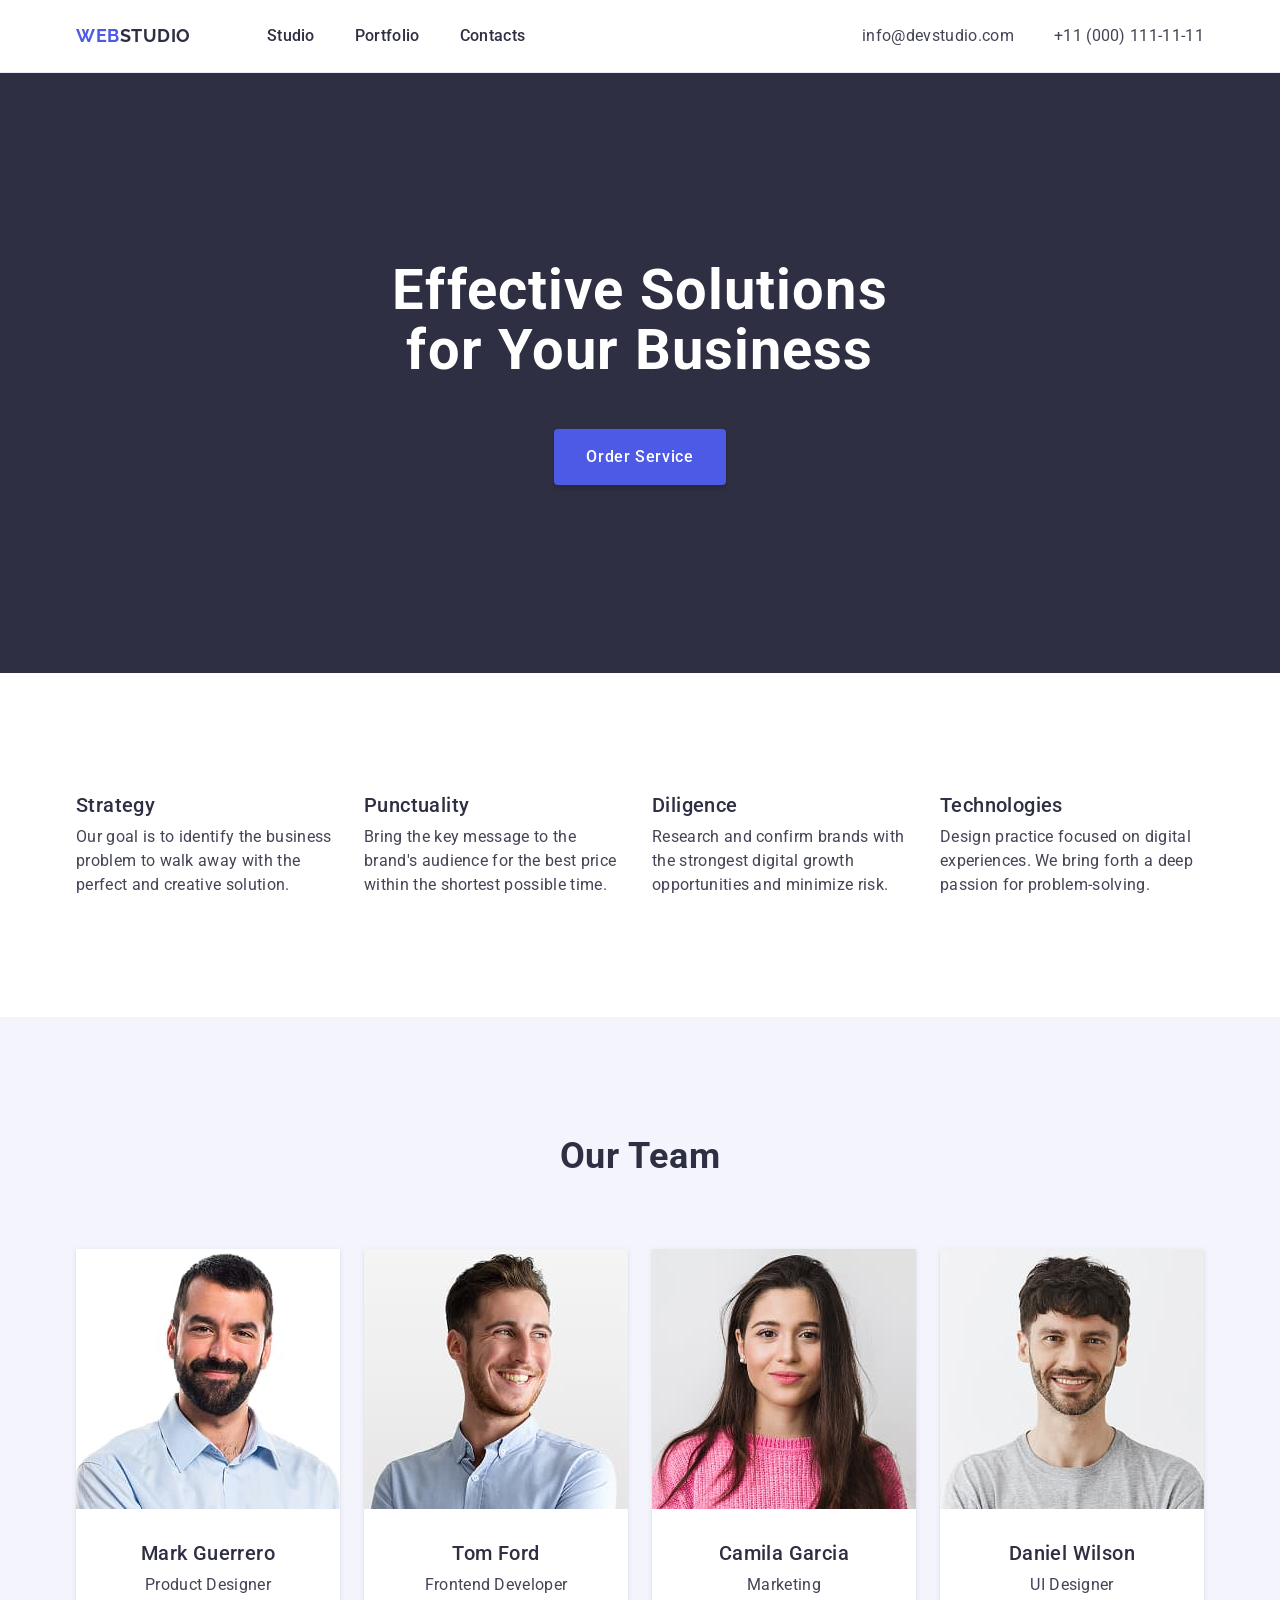
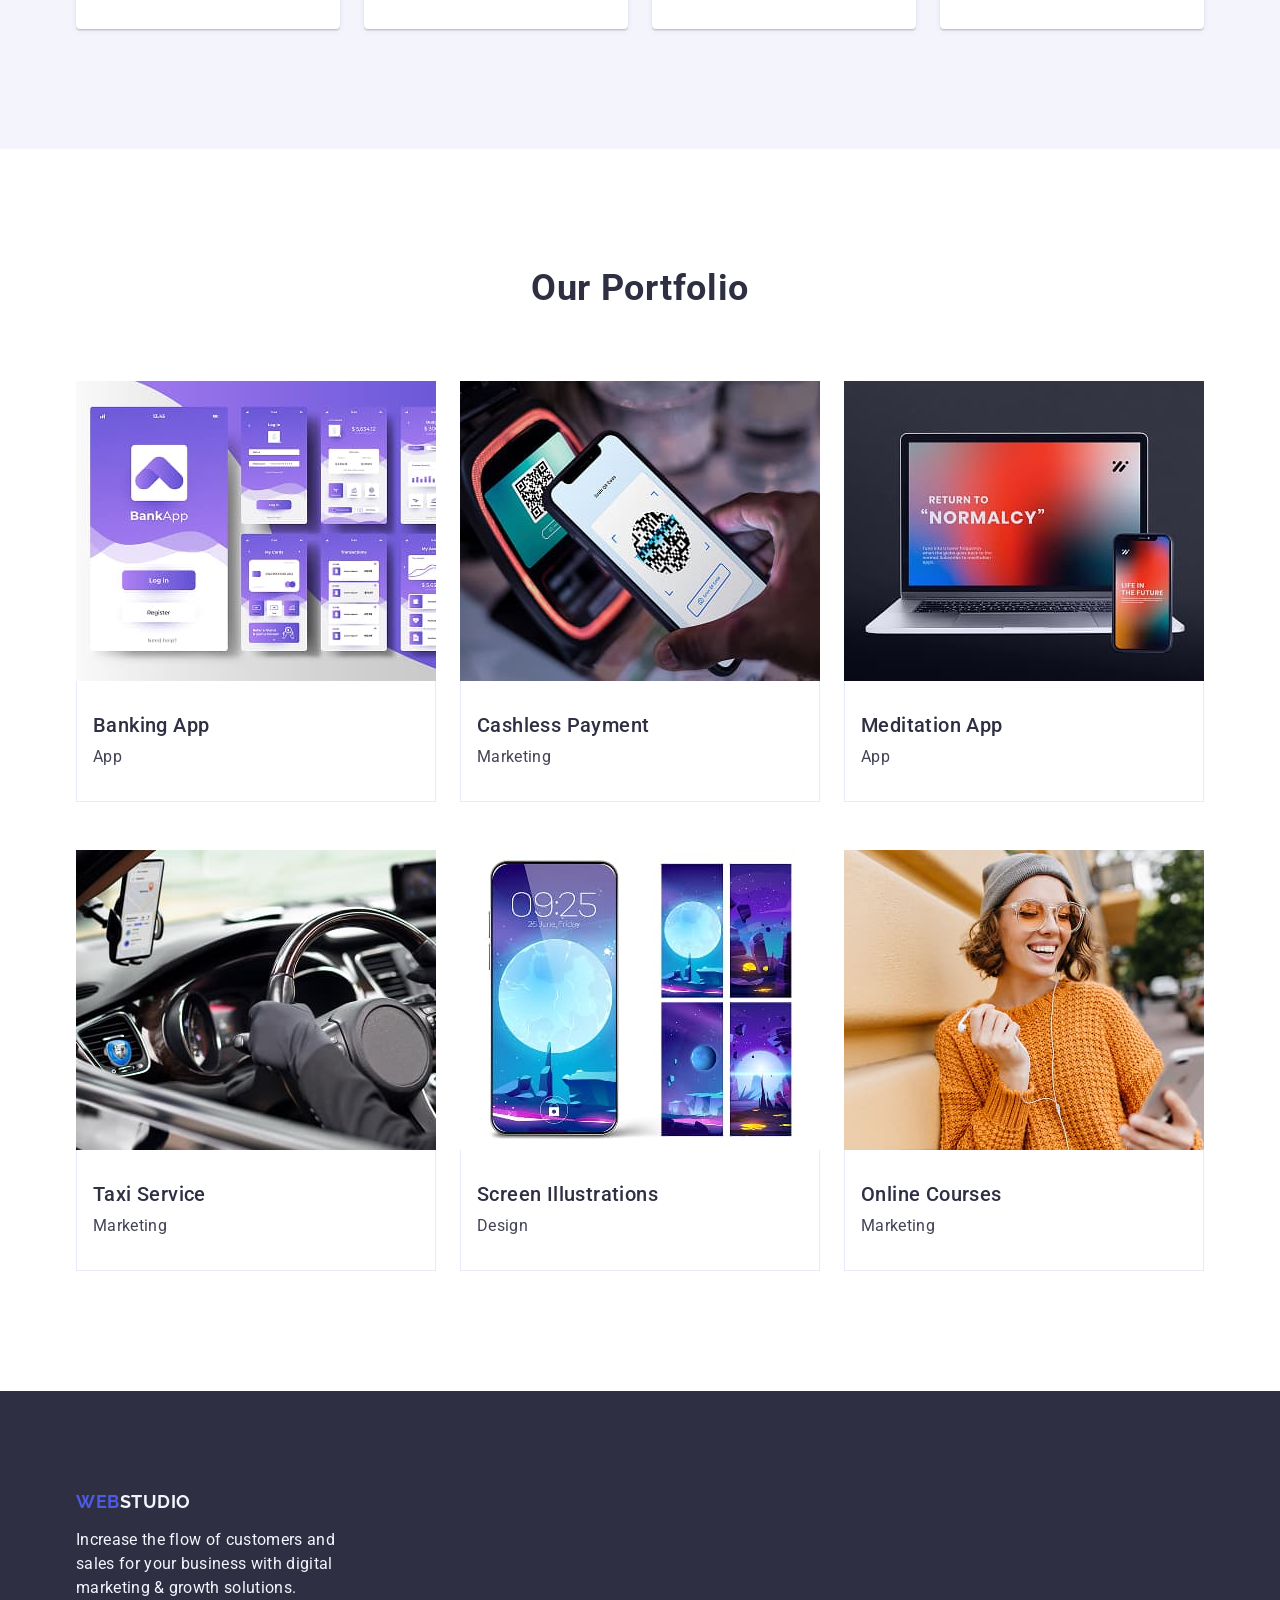
<file: index.html>
<!DOCTYPE html>
<html lang="en">
<head>
    <meta charset="UTF-8">
    <meta name="viewport" content="width=device-width, initial-scale=1.0">
    <link rel="preconnect" href="https://fonts.googleapis.com">
    <link rel="preconnect" href="https://fonts.gstatic.com" crossorigin>
    <link href="https://fonts.googleapis.com/css2?family=Raleway:wght@700&family=Roboto:wght@100..900&display=swap" rel="stylesheet">
    <link rel="stylesheet" href="https://cdnjs.cloudflare.com/ajax/libs/modern-normalize/1.1.0/modern-normalize.min.css">
    <link rel="stylesheet" href="./css/styles.css">
    <title>Homework #1</title>
</head>
<body>

    <header class="header">
        <div class="container">
            <nav class="header-nav">
                <a href="./index.html" class="logo">Web<span class="logo-span">Studio</span></a>
                <ul class="header-nav-list list">
                    <li class="list-item"><a href="./index.html" class="link">Studio</a></li>
                    <li class="list-item"><a href="" class="link">Portfolio</a></li>
                    <li class="list-item"><a href="" class="link">Contacts</a></li>
                </ul>
            </nav>
            <address class="header-address">
                <ul class="header-address-list list">
                    <li class="list-item"><a href="mailto:info@devstudio.com" class="link">info@devstudio.com</a></li>
                    <li class="list-item"><a href="tel:+110001111111" class="link">+11 (000) 111-11-11</a></li>
                </ul>
            </address>
        </div>
    </header>


    <main>

        <section class="order-section">
            <div class="container">
                <h1 class="main-title">Effective Solutions for Your Business</h1>
                <button type="button" class="button">Order Service</button>
            </div>
        </section>

        <section class="values-section">
            <div class="container">
                <!-- will be hidden later -->
                <h2 class="section-title visually-hidden">Our Values</h2>
                <ul class="values-section-list list">
                    <li class="list-item">
                        <h3 class="sub-title">Strategy</h3>
                        <p class="text">Our goal is to identify the business problem to walk away with the perfect and creative solution.</p>
                    </li>
                    <li class="list-item">
                        <h3 class="sub-title">Punctuality</h3>
                        <p class="text">Bring the key message to the brand's audience for the best price within the shortest possible time.</p>
                    </li>
                    <li class="list-item">
                        <h3 class="sub-title">Diligence</h3>
                        <p class="text">Research and confirm brands with the strongest digital growth opportunities and minimize risk.</p>
                    </li>
                    <li class="list-item">
                        <h3 class="sub-title">Technologies</h3>
                        <p class="text">Design practice focused on digital experiences. We bring forth a deep passion for problem-solving.</p>
                    </li>
                </ul>
            </div>
        </section>

        <section class="team-section">
            <div class="container">
                <h2 class="section-title">Our Team</h2>
                <ul class="team-section-list list">
                    <li class="list-item">
                        <img src="./images/mark-guerrero.jpg" alt="Mark Guerrero, Product Designer of the team" width="264">
                        <div class="team-card-content">
                            <h3 class="sub-title">Mark Guerrero</h3>
                            <p class="text">Product Designer</p>
                        </div>
                    </li>
                    <li class="list-item">
                        <img src="./images/tom-ford.jpg" alt="Tom Ford, Frontend Developer, smiling" width="264">
                        <div class="team-card-content">
                            <h3 class="sub-title">Tom Ford</h3>
                            <p class="text">Frontend Developer</p>
                        </div>
                    </li>
                    <li class="list-item">
                        <img src="./images/camila-garcia.jpg" alt="Camila Garcia, Marketing Specialist, wearing a pink sweater" width="264">
                        <div class="team-card-content">
                            <h3 class="sub-title">Camila Garcia</h3>
                            <p class="text">Marketing</p>
                        </div>
                    </li>
                    <li class="list-item">
                        <img src="./images/daniel-wilson.jpg" alt="Daniel Wilson, UI Designer, with short hair and a beard" width="264">
                        <div class="team-card-content">
                            <h3 class="sub-title">Daniel Wilson</h3>
                            <p class="text">UI Designer</p>
                        </div>
                    </li>
                </ul>
            </div>
        </section>

        <section class="portfolio-section">
            <div class="container">
                <h2 class="section-title">Our Portfolio</h2>
                <ul class="portfolio-section-list list">
                    <li class="list-item">
                        <img src="./images/banking-app.jpg" alt="Mobile banking app interface in purple tones" width="360">
                        <div class="portfolio-card-content">
                            <h3 class="sub-title">Banking App</h3>
                            <p class="text">App</p>
                        </div>
                    </li>
                    <li class="list-item">
                        <img src="./images/cashless-payment.jpg" alt="Person making a payment using a QR code on a smartphone" width="360">
                        <div class="portfolio-card-content">
                            <h3 class="sub-title">Cashless Payment</h3>
                            <p class="text">Marketing</p>
                        </div>
                    </li>
                    <li class="list-item">
                        <img src="./images/meditation-app.jpg" alt="Laptop and smartphone displaying a meditation app screen" width="360">
                        <div class="portfolio-card-content">
                            <h3 class="sub-title">Meditation App</h3>
                            <p class="text">App</p>
                        </div>
                    </li>
                    <li class="list-item">
                        <img src="./images/taxi-service.jpg" alt="Gloved hand holding a car steering wheel with navigation on" width="360">
                        <div class="portfolio-card-content">
                            <h3 class="sub-title">Taxi Service</h3>
                            <p class="text">Marketing</p>
                        </div>
                    </li>
                    <li class="list-item">
                        <img src="./images/screen-illustrations.jpg" alt="Futuristic moon-themed illustration on a smartphone screen" width="360">
                        <div class="portfolio-card-content">
                            <h3 class="sub-title">Screen Illustrations</h3>
                            <p class="text">Design</p>
                        </div>
                    </li>
                    <li class="list-item">
                        <img src="./images/online-courses.jpg" alt="Smiling woman in glasses and a beanie listening to an online course outdoors" width="360">
                        <div class="portfolio-card-content">
                            <h3 class="sub-title">Online Courses</h3>
                            <p class="text">Marketing</p>
                        </div>
                    </li>
                </ul>
            </div>
        </section>

    </main>


    <footer class="footer">
        <div class="container">
            <a href="./index.html" class="logo">Web<span class="logo-span">Studio</span></a>
            <p class="text">Increase the flow of customers and sales for your business with digital marketing & growth solutions.</p>
        </div>
    </footer>

</body>
</html>
</file>
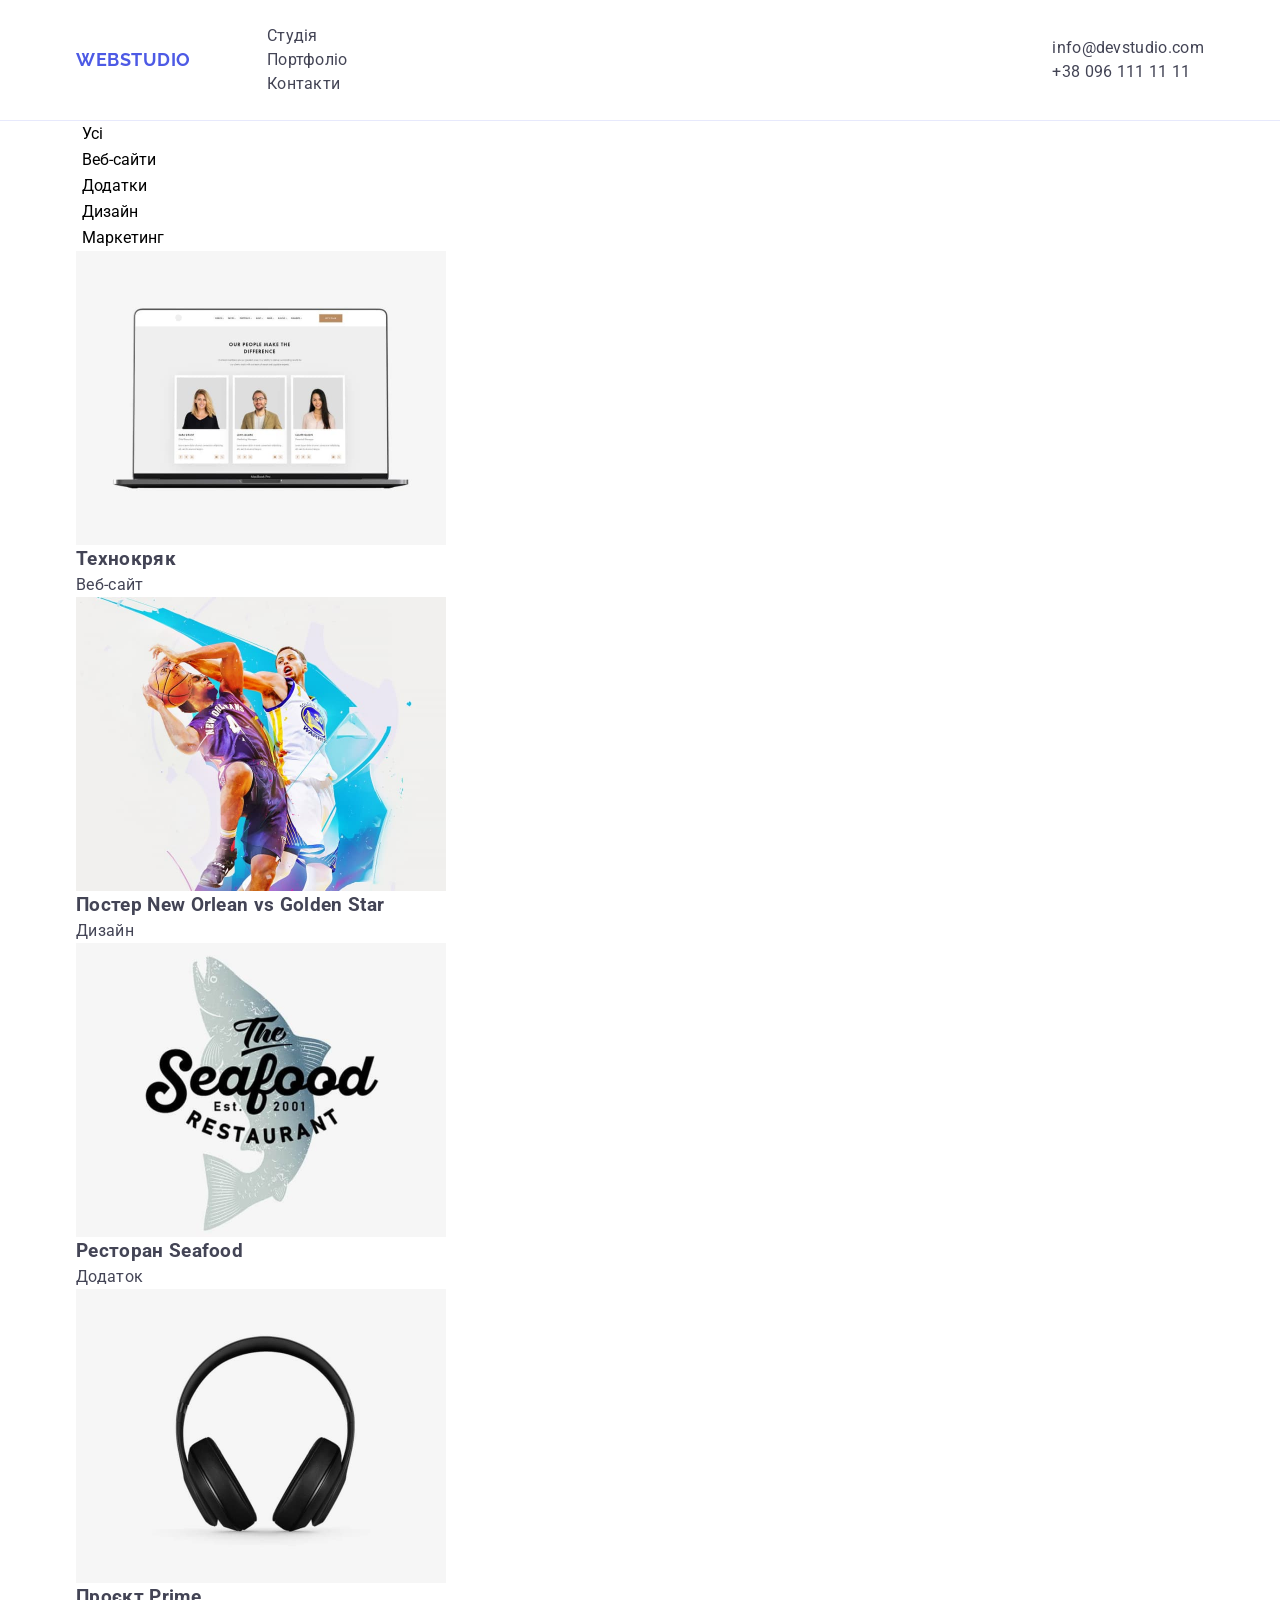
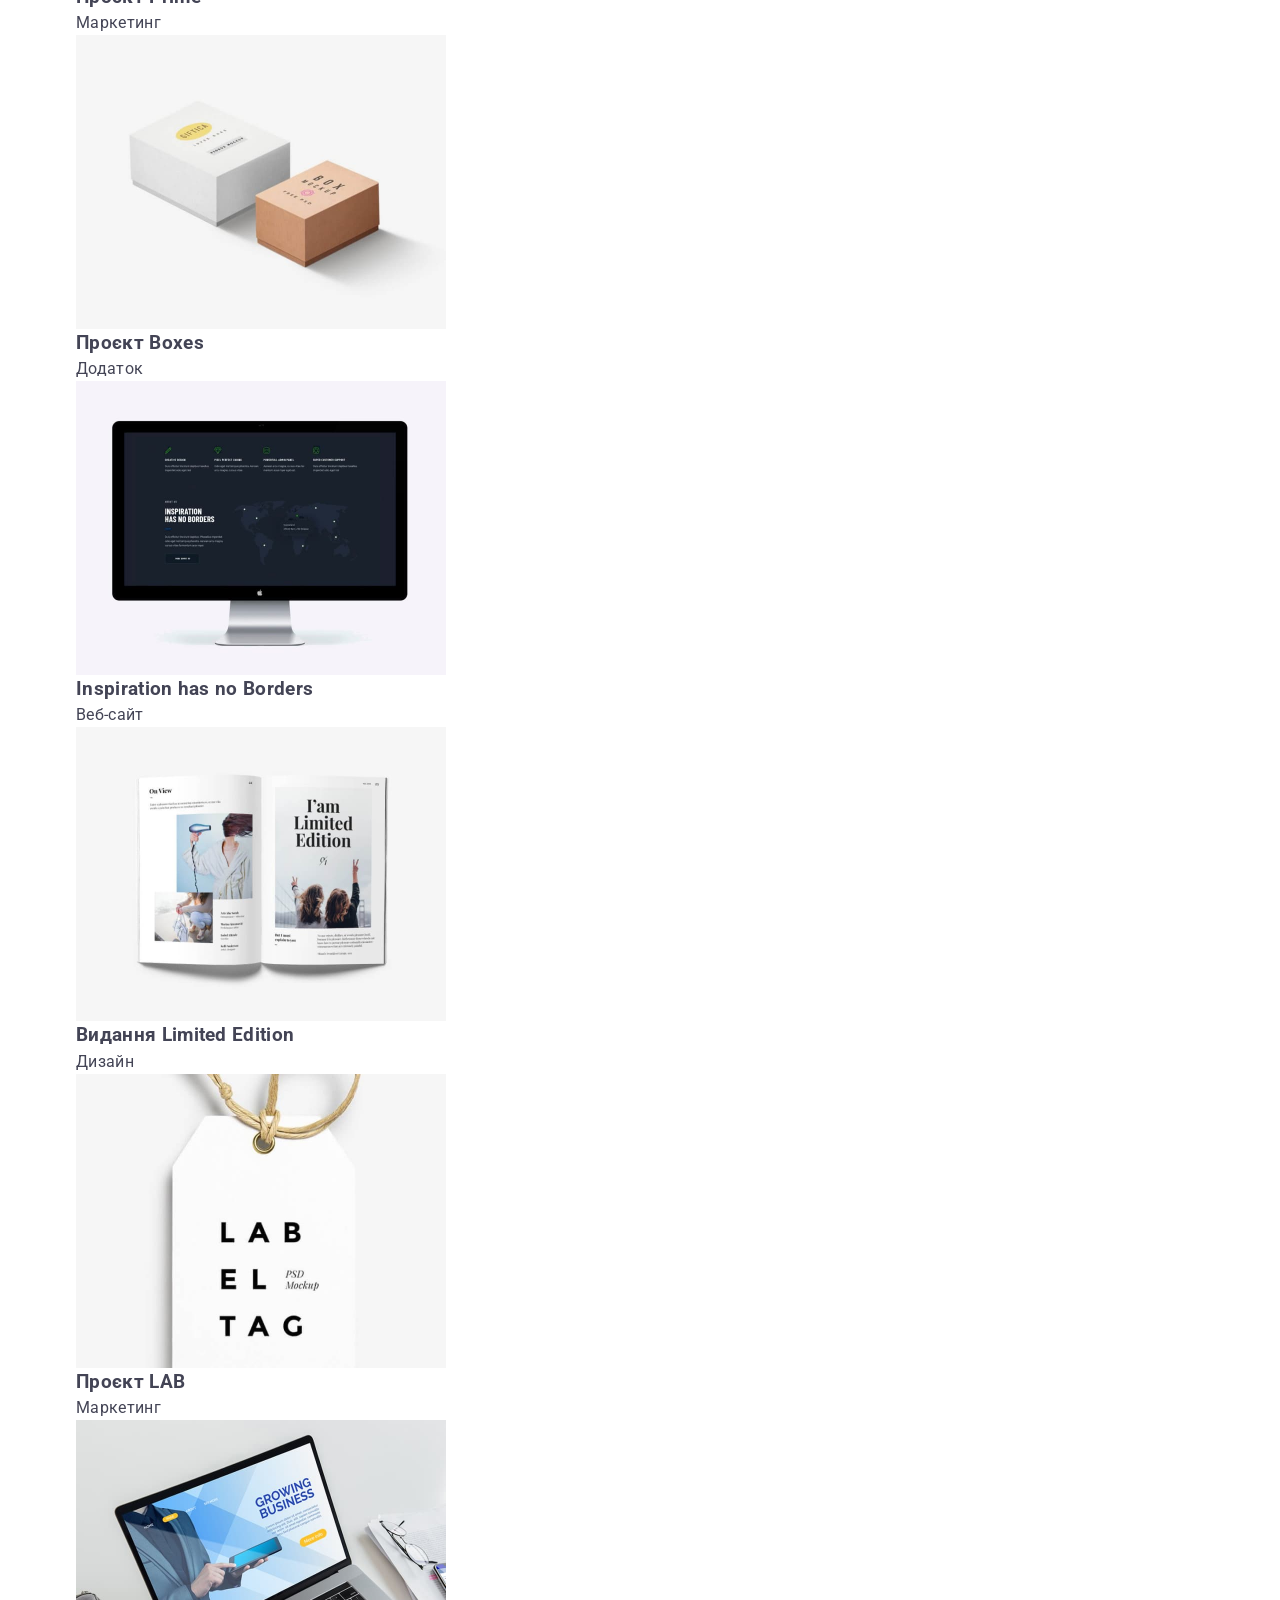
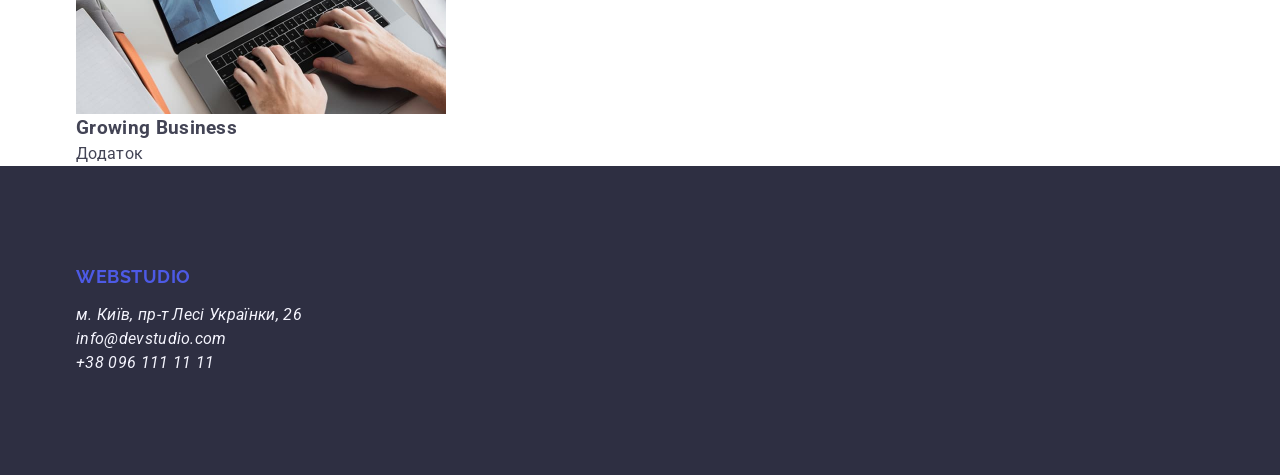
<file: portfolio.html>
<!DOCTYPE html>
<html lang="uk">
  <head>
    <meta charset="UTF-8" />
    <meta http-equiv="X-UA-Compatible" content="IE=edge" />
    <meta name="viewport" content="width=device-width, initial-scale=1.0" />
    <title>Портфоліо</title>
    <link
      href="https://fonts.googleapis.com/css2?family=Raleway:wght@700&family=Roboto:wght@400;500;700;900&display=swap"
      rel="stylesheet"
    />
    <link rel="stylesheet" href="https://cdn.jsdelivr.net/npm/modern-normalize@1.1.0/modern-normalize.min.css" />
    <link rel="stylesheet" href="./css/styles.css" />
  </head>

  <body>
    <header class="header">
      <div class="container">
        <nav class="header-nav">
          <a href="./index.html" class="logo"><span class="logo-part">Web</span>Studio</a>
          <ul class="list">
            <li><a href="./index.html" class="link">Студія</a></li>
            <li><a href="./portfolio.html" class="link current">Портфоліо</a></li>
            <li><a href="#" class="link">Контакти</a></li>
          </ul>
        </nav>
        <ul class="header-contacts list">
          <li>
            <a href="mailto:info@devstudio.com" class="link">info@devstudio.com</a>
          </li>
          <li><a href="tel:+380961111111" class="link">+38 096 111 11 11</a></li>
        </ul>
      </div>
    </header>

    <main>
      <section class="section portfolio">
        <div class="container">
          <h1 class="section-title visually-hidden">Наші проекти</h1>
          <ul class="portfolio-filter list">
            <li><button type="button" class="button current">Усі</button></li>
            <li><button type="button" class="button">Веб-сайти</button></li>
            <li><button type="button" class="button">Додатки</button></li>
            <li><button type="button" class="button">Дизайн</button></li>
            <li><button type="button" class="button">Маркетинг</button></li>
          </ul>

          <ul class="projects-list list">
            <li class="block">
              <img src="./images/img01.jpg" alt="Ноутбук з відкритим сайтом" width="370" />
              <div class="card-bottom">
                <h3 class="title">Технокряк</h3>
                <p class="text">Веб-сайт</p>
              </div>
            </li>
            <li class="block">
              <img src="./images/img02.jpg" alt="Два баскетболісти у стрибку" width="370" />
              <div class="card-bottom">
                <h3 class="title" lang="en">Постер New Orlean vs Golden Star</h3>
                <p class="text">Дизайн</p>
              </div>
            </li>
            <li class="block">
              <img src="./images/img03.jpg" alt="Лого ресторану" width="370" />
              <div class="card-bottom">
                <h3 class="title" lang="en">Ресторан Seafood</h3>
                <p class="text">Додаток</p>
              </div>
            </li>
            <li class="block">
              <img src="./images/img04.jpg" alt="Чорні повнорозмірні навушники" width="370" />
              <div class="card-bottom">
                <h3 class="title" lang="en">Проєкт Prime</h3>
                <p class="text">Маркетинг</p>
              </div>
            </li>
            <li class="block">
              <img src="./images/img05.jpg" alt="Дві дизайнерські коробочки" width="370" />
              <div class="card-bottom">
                <h3 class="title" lang="en">Проєкт Boxes</h3>
                <p class="text">Додаток</p>
              </div>
            </li>
            <li class="block">
              <img src="./images/img06.jpg" alt="Відкритий на компьютері сайт" width="370" />
              <div class="card-bottom">
                <h3 class="title" lang="en">Inspiration has no Borders</h3>
                <p class="text">Веб-сайт</p>
              </div>
            </li>
            <li class="block">
              <img src="./images/img07.jpg" alt="Відкрита книга" width="370" />
              <div class="card-bottom">
                <h3 class="title" lang="en">Видання Limited Edition</h3>
                <p class="text">Дизайн</p>
              </div>
            </li>
            <li class="block">
              <img src="./images/img08.jpg" alt="Бирка з логотипом" width="370" />
              <div class="card-bottom">
                <h3 class="title" lang="en">Проєкт LAB</h3>
                <p class="text">Маркетинг</p>
              </div>
            </li>
            <li class="block">
              <img src="./images/img09.jpg" alt="Людина працює за ноутбуком" width="370" />
              <div class="card-bottom">
                <h3 class="title" lang="en">Growing Business</h3>
                <p class="text">Додаток</p>
              </div>
            </li>
          </ul>
        </div>
      </section>
    </main>

    <footer class="footer">
      <div class="container">
        <a href="./index.html" class="logo"><span class="logo-part">Web</span>Studio</a>
        <address>
          <ul class="footer-contacts list">
            <li class="item">
              <a
                href="https://goo.gl/maps/CPtrU1FHBa2aNyZL9"
                target="_blank"
                rel="noopener noreferrer nofollow"
                class="link location"
                >м. Київ, пр-т Лесі Українки, 26</a
              >
            </li>
            <li class="item">
              <a href="mailto:info@devstudio.com" class="link">info@devstudio.com</a>
            </li>
            <li class="item">
              <a href="tel:+380961111111" class="link">+38 096 111 11 11</a>
            </li>
          </ul>
        </address>
      </div>
    </footer>
  </body>
</html>
</file>
<file: css/styles.css>
:root {
    --primaryBrandColor: #4D5AE5;
    --pressedStateColor: #404BBF;
    --darkColor: #2E2F42;
    --successColor: #31D0AA;
    --textColor: #434455;
    --subtleTextColor: #8E8F99;
    --accentColor: #E7E9FC;
    --lightColor: #F4F4FD;
    --modalOverlayColor: #2E2F4266;
    --heroBackgroundColor: #2E2F42B2;
    --whiteBackgroundColor: #FFFFFF;
    --modalBackgroundColor: #FCFCFC;
}

body {
    font-family: "Roboto", sans-serif;
    color: var(--textColor);
    background-color: var(--whiteBackgroundColor);
    min-height: 100vh;
    font-size: 16px;
    line-height: 1.5;
    letter-spacing: 0.02em;
}

body, h1, h2, h3, h4, h5, h6, p, ul, ol, li, figure, blockquote, dl, dd {
    margin: 0;
    padding: 0;
}  

button, input, textarea, select {
    font: inherit;
}

button {
    cursor: pointer;
    border: none;
    background: none;
}

ul, ol {
    list-style-type: none;
}

a {
    color: inherit;
    text-decoration: none;
}

img, svg {
    display: block;
    max-width: 100%;
    height: auto;
}

.container { 
    max-width: 1158px;
    padding: 0 15px;
    margin-left: auto;
    margin-right: auto;
}

.section-title {
    color: var(--darkColor);
    font-weight: 700;
    font-size: 36px;
    line-height: 1.11;
    letter-spacing: 0.02em;
    text-align: center;
    text-transform: capitalize;
}

.sub-title {
    color: var(--darkColor);
    font-weight: 500;
    font-size: 20px;
    line-height: 1.2;
    letter-spacing: 0.02em;
    text-transform: capitalize;
}

.logo {
    color: var(--primaryBrandColor);
    font-family: "Raleway", sans-serif;
    font-weight: 700;
    font-size: 18px;
    line-height: 1.17;
    text-transform: uppercase;
    letter-spacing: 0.03em;
}

.logo-span {
    color: var(--darkColor);
}

.text {
    font-size: 16px;
    letter-spacing: 0.02em
}

.visually-hidden {
    position: absolute;
    width: 1px;
    height: 1px;
    margin: -1px;
    border: 0;
    padding: 0;

    white-space: nowrap;
    clip-path: inset(100%);
    clip: rect(0 0 0 0);
    overflow: hidden;
}

/* HEADER */

.header {
    border-bottom: 1px solid var(--accentColor);
    padding: 24px 0;
}

.header .container {
    display: flex;
    align-items: center;
    justify-content: space-between;
}

.header-nav {
    display: flex;
    align-items: center;
}

.header-nav .logo {
    margin-right: 76px;
}

.header-nav-list {
    display: flex;
    gap: 40px;
    color: var(--darkColor);
    font-weight: 500;
}

.header-nav-list .link {
    padding: 24px 0;
}

.header .link:hover, 
.header .link:focus {
    color: var(--pressedStateColor);
}

.header-address {
    font-style: normal;
}

.header-address-list {
    display: flex;
    gap: 40px;
}

/* ORDER SECTION */

.order-section {
    background-color: var(--darkColor);
    padding: 188px 0;
}

.main-title {
    margin: 0 auto;
    margin-bottom: 48px;
    max-width: 496px;
    color: var(--whiteBackgroundColor);
    font-weight: 700;
    font-size: 56px;
    line-height: 1.07;
    letter-spacing: 0.02em;
    text-align: center;
}

.order-section .button {
    display: block;
    min-width: 169px;
    margin: 0 auto;
    padding: 16px 32px;
    border-radius: 4px;
    box-shadow: 0px 4px 4px rgba(0, 0, 0, 0.15);
    color: var(--whiteBackgroundColor);
    background-color: var(--primaryBrandColor);
    font-weight: 500;
    line-height: 1.5;
    letter-spacing: 0.04em;
}

.order-section .button:hover, 
.order-section .button:focus {
    background-color: var(--pressedStateColor);
}

/* VALUES SECTION */

.values-section {
    padding: 120px 0;
}

.values-section-list {
    display: flex;
    gap: 24px;
}

.values-section-list .list-item {
    flex-basis: calc((100% - 3 * 24px) / 4)
}

.values-section-list .sub-title {
    margin-bottom: 8px;
}

/* TEAM SECTION */

.team-section {
    padding: 120px 0;
    background-color: var(--lightColor);
}

.team-section .section-title {
    margin-bottom: 72px;
}

.team-section-list {
    display: flex;
    gap: 24px;
}

.team-section-list .list-item {
    background-color: var(--whiteBackgroundColor);
    flex-basis: calc((100% - 24px * 3) / 4);
    box-shadow: 
        0px 1px 6px rgba(46, 47, 66, 0.08),
        0px 1px 1px rgba(46, 47, 66, 0.16),
        0px 2px 1px rgba(46, 47, 66, 0.08);
    border-radius: 0 0 4px 4px;
}

.team-card-content {
    text-align: center;
    padding: 32px 0;
}

.team-card-content .sub-title {
    margin-bottom: 8px;
}

/* PORTFOLIO SECTION */

.portfolio-section {
    padding: 120px 0;
}

.portfolio-section .section-title {
    margin-bottom: 72px;
}

.portfolio-section-list {
    display: flex;
    flex-wrap: wrap;
    row-gap: 48px;
    column-gap: 24px;
}

.portfolio-section-list .list-item {
    flex-basis: calc((100% - 24px * 2) / 3);
}

.portfolio-card-content {
    padding: 32px 16px;
    border: 1px solid var(--accentColor);
    border-top: none;
}

.portfolio-card-content .sub-title {
    margin-bottom: 8px;
}

/* FOOTER */

.footer {
    padding: 100px 0;
    color: var(--lightColor);
    background-color: var(--darkColor);
}

/* .footer .container {
    display: flex;
    gap: 16px;
    flex-direction: column;
} */

.footer .logo {
    display: inline-block;
    margin-bottom: 16px;
}

.footer .text {
    width: 264px;
}

.footer .logo-span {
    color: var(--lightColor);
}
</file>
